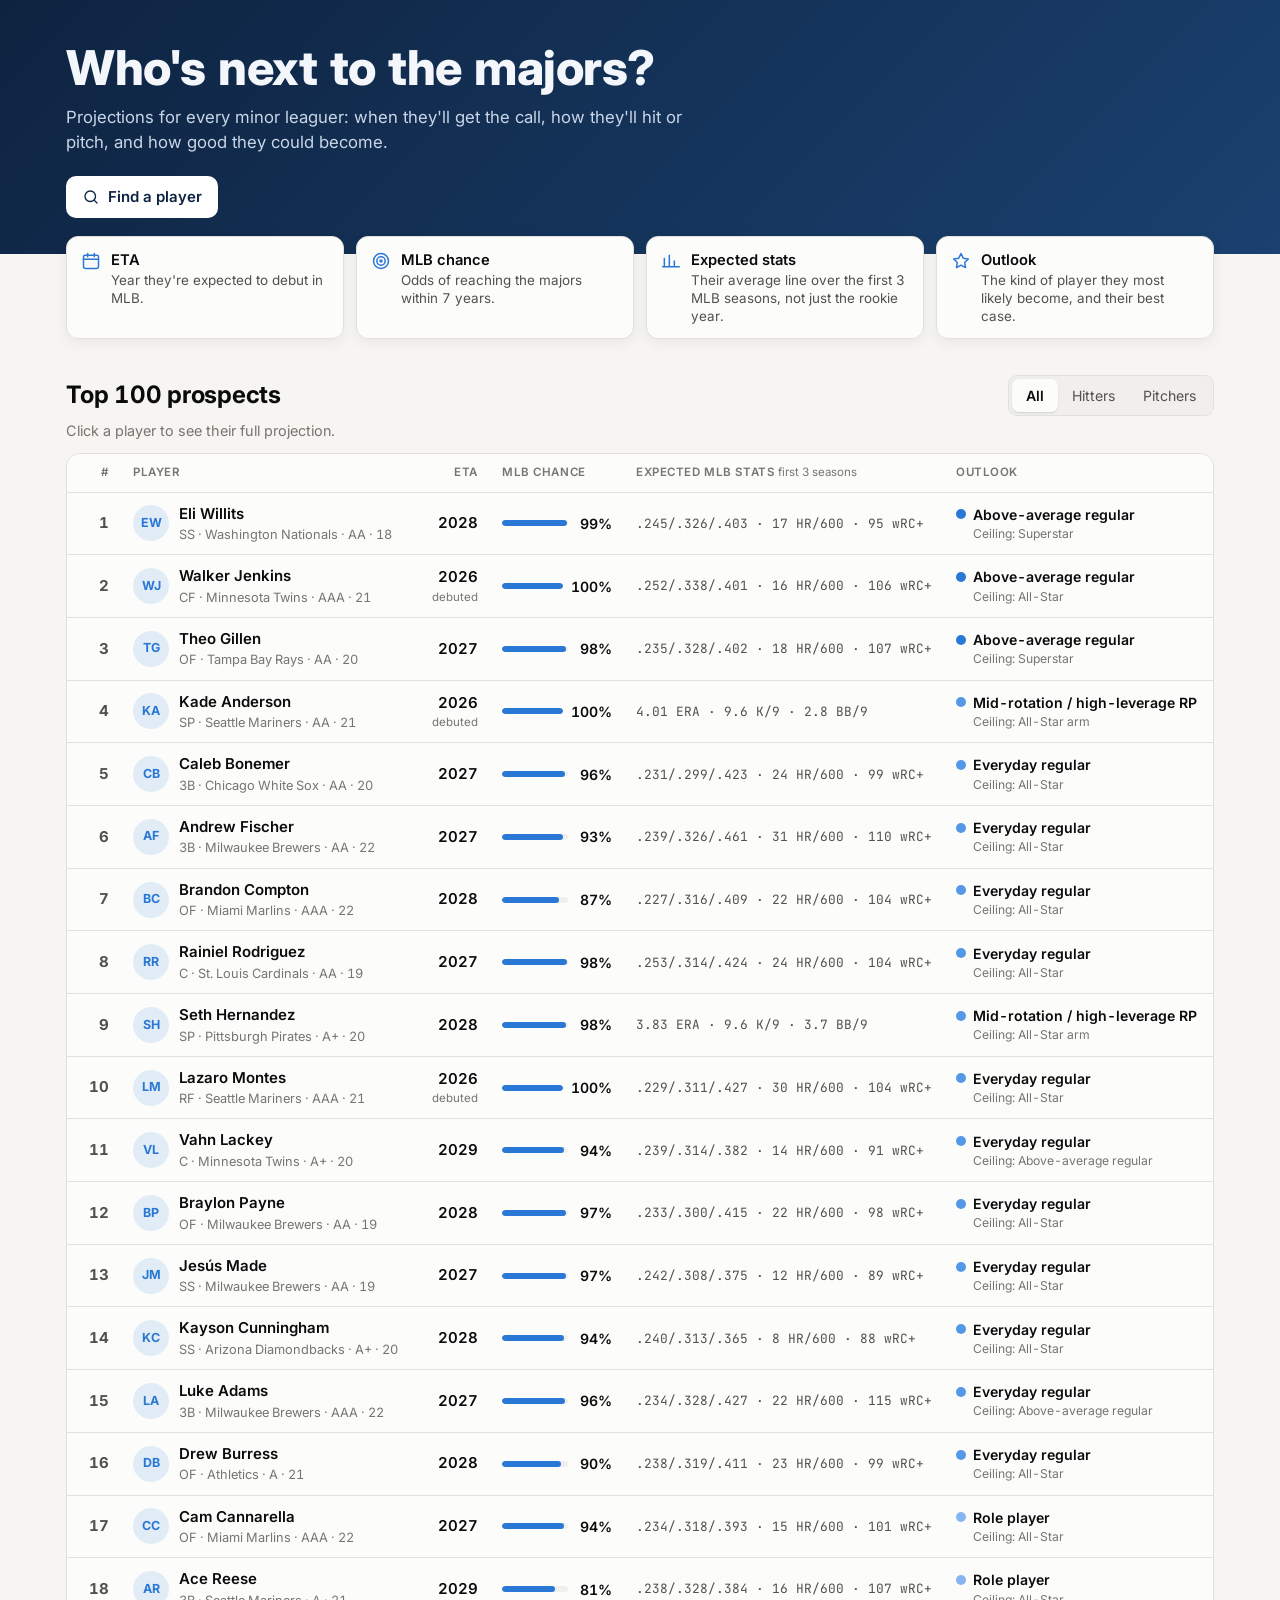
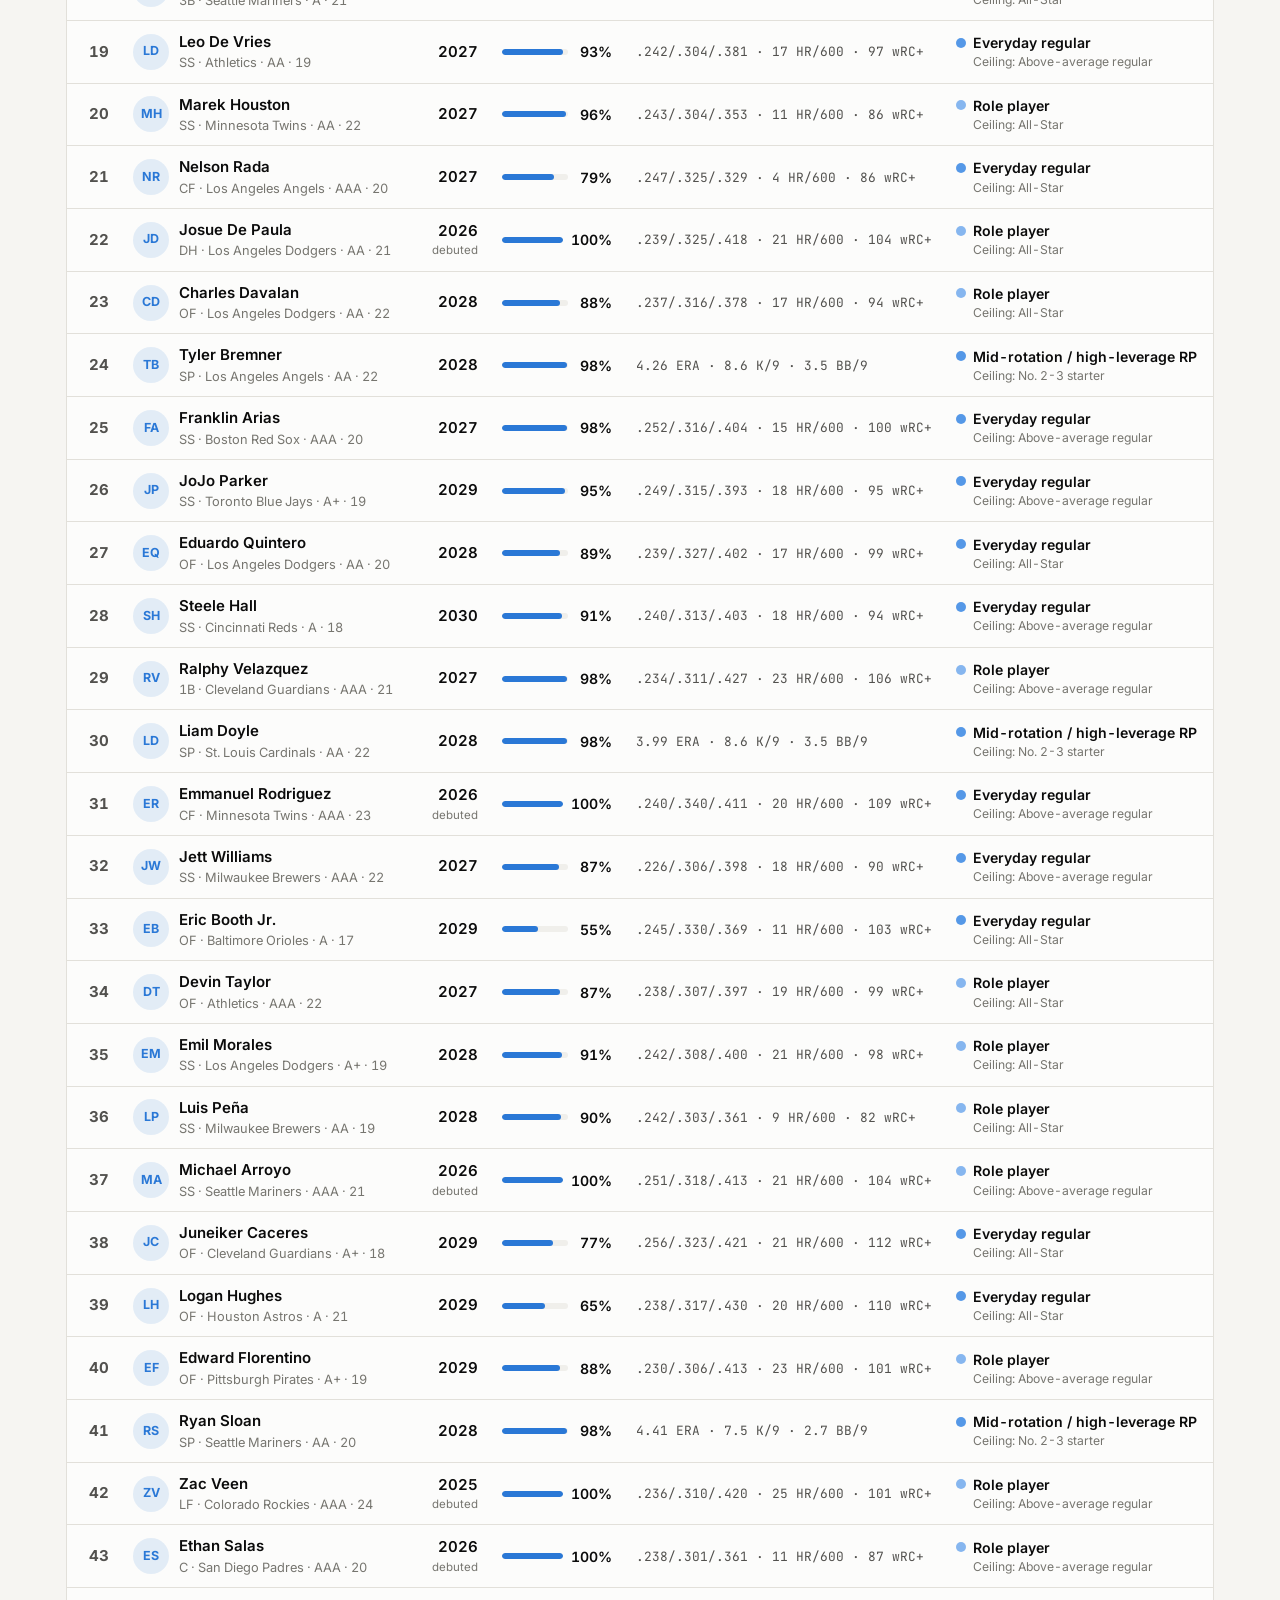
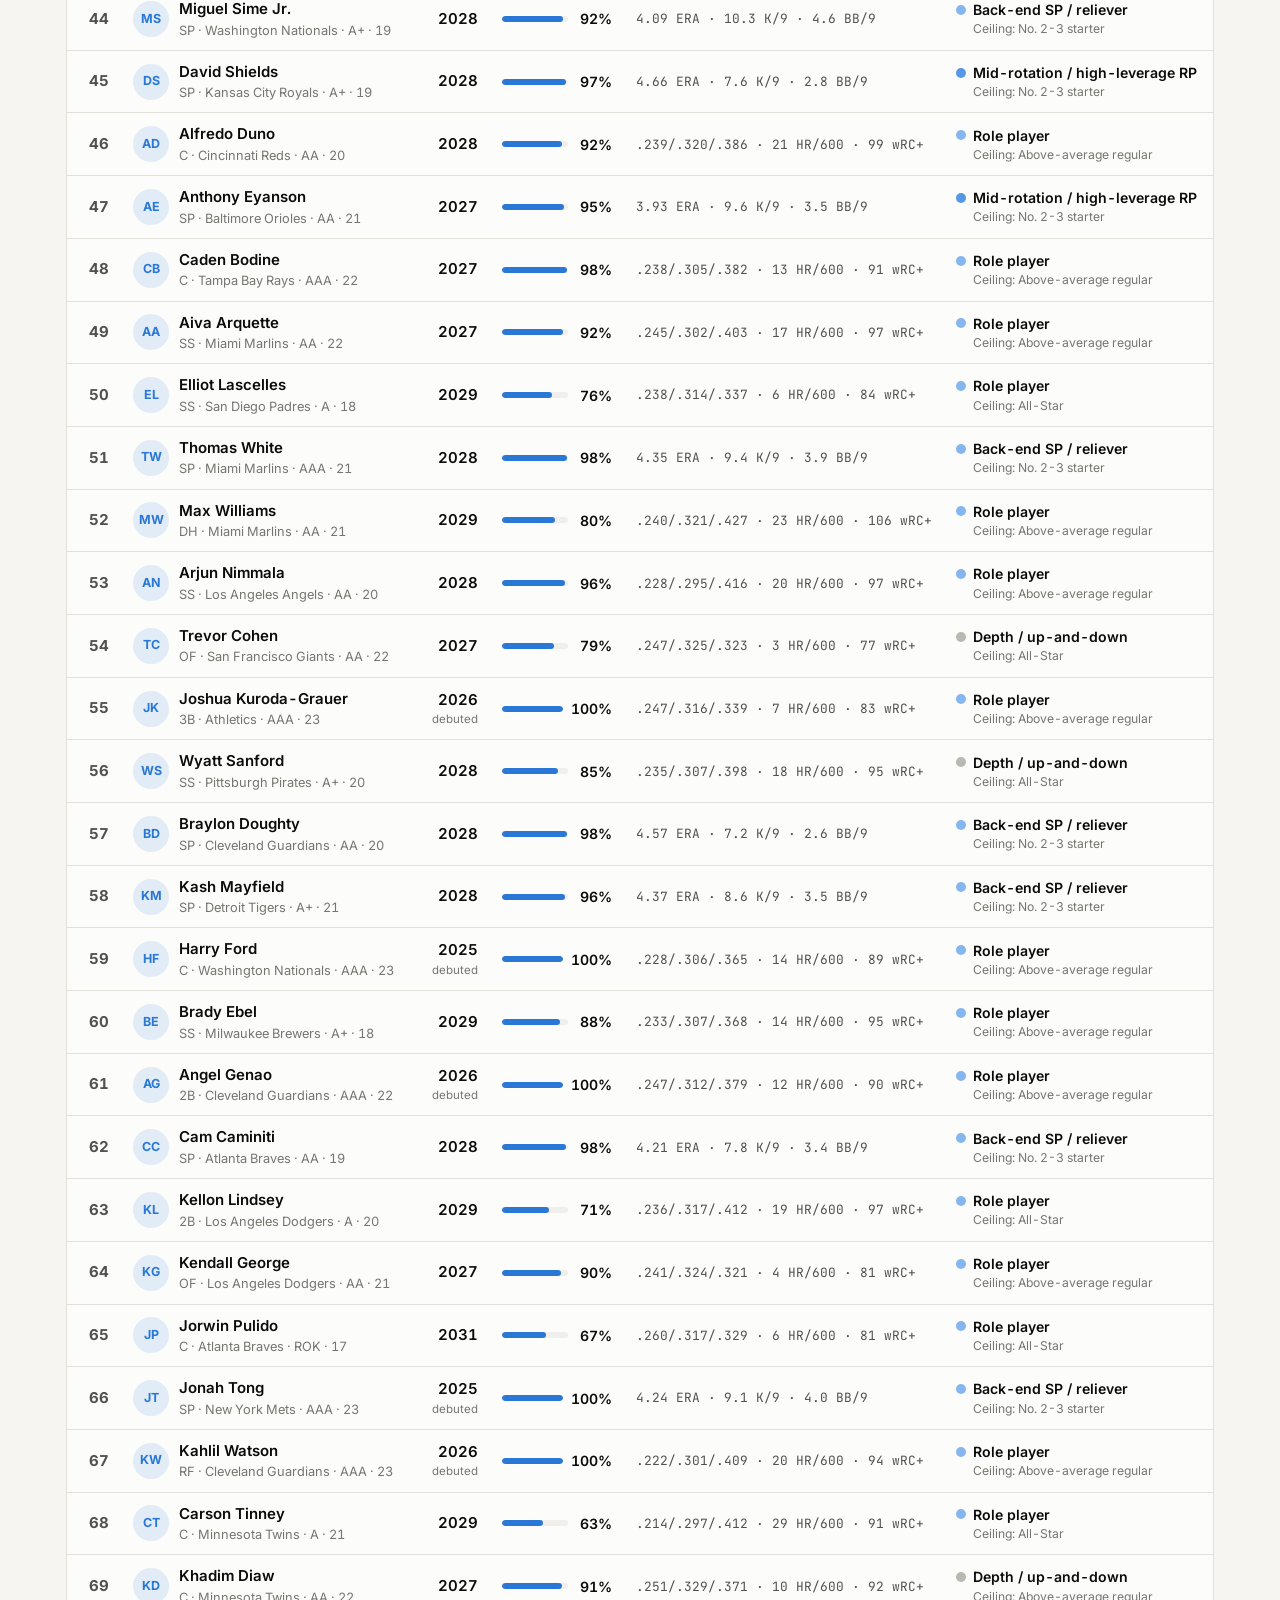
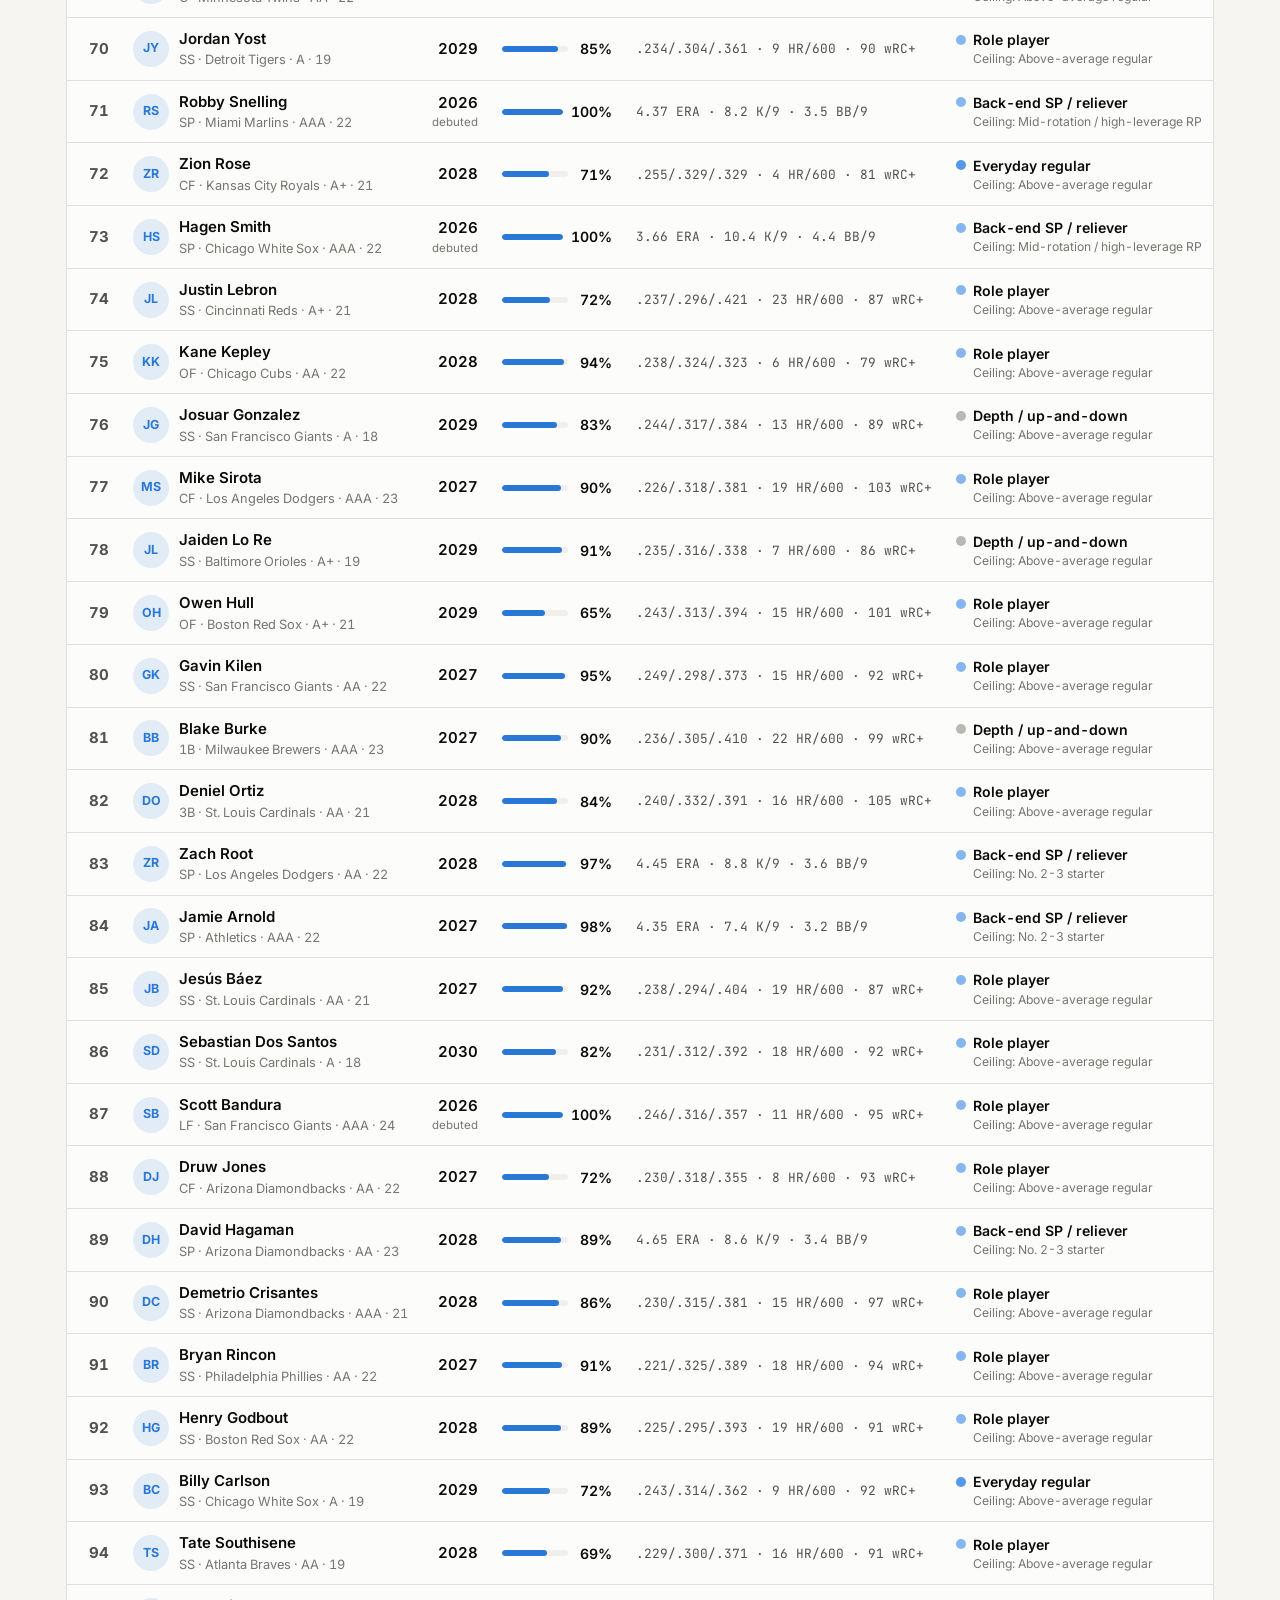
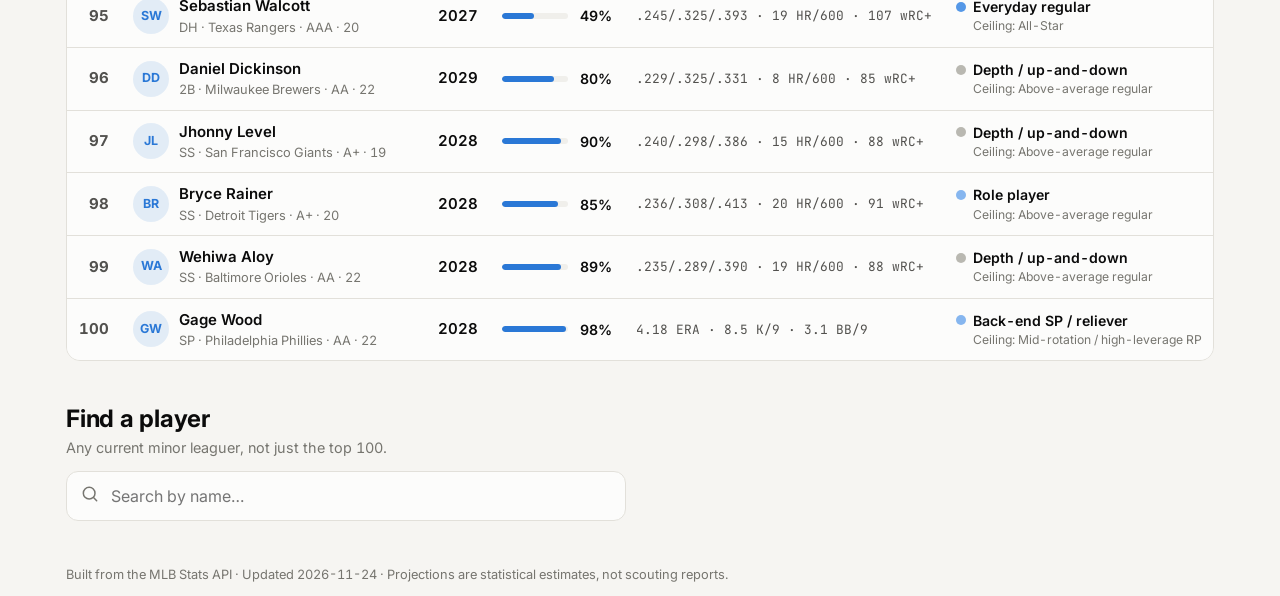
<file: index.html>
<!doctype html>
<html lang="en">
<head>
  <meta charset="utf-8">
  <meta name="viewport" content="width=device-width, initial-scale=1">
  <title>MiLB to MLB Projections</title>
  <meta name="description" content="When today's minor leaguers will reach the majors, how they'll play, and how good they could become.">
  <link rel="preconnect" href="https://fonts.googleapis.com">
  <link rel="preconnect" href="https://fonts.gstatic.com" crossorigin>
  <link href="https://fonts.googleapis.com/css2?family=Inter:wght@400;500;600;700;800&family=JetBrains+Mono:wght@400;500&display=swap" rel="stylesheet">
  <link rel="stylesheet" href="style.css?v=202611241949">
</head>
<body>
  <header class="hero">
    <div class="wrap">
      <h1>Who's next to the majors?</h1>
      <p class="lede">Projections for every minor leaguer: when they'll get the call, how they'll hit or pitch, and how good they could become.</p>
      <a class="btn" href="#finder">
        <svg viewBox="0 0 24 24" aria-hidden="true"><circle cx="11" cy="11" r="7"/><path d="m20 20-3.5-3.5"/></svg>
        Find a player
      </a>
    </div>
  </header>

  <main class="wrap">
    <section class="howto" aria-label="How to read the projections">
      <div class="how">
        <svg viewBox="0 0 24 24" aria-hidden="true"><rect x="3" y="5" width="18" height="16" rx="2"/><path d="M3 10h18M8 3v4M16 3v4"/></svg>
        <div><b>ETA</b><span>Year they're expected to debut in MLB.</span></div>
      </div>
      <div class="how">
        <svg viewBox="0 0 24 24" aria-hidden="true"><circle cx="12" cy="12" r="9"/><circle cx="12" cy="12" r="5"/><circle cx="12" cy="12" r="1.2"/></svg>
        <div><b>MLB chance</b><span>Odds of reaching the majors within 7 years.</span></div>
      </div>
      <div class="how">
        <svg viewBox="0 0 24 24" aria-hidden="true"><path d="M4 19V9M10 19V5M16 19v-7M22 19H2"/></svg>
        <div><b>Expected stats</b><span>Their average line over the first 3 MLB seasons, not just the rookie year.</span></div>
      </div>
      <div class="how">
        <svg viewBox="0 0 24 24" aria-hidden="true"><path d="m12 3 2.7 5.6 6.1.9-4.4 4.3 1 6.1L12 17l-5.4 2.9 1-6.1-4.4-4.3 6.1-.9z"/></svg>
        <div><b>Outlook</b><span>The kind of player they most likely become, and their best case.</span></div>
      </div>
    </section>

    <section id="top100" aria-labelledby="top-title">
      <div class="section-head">
        <h2 id="top-title">Top 100 prospects</h2>
        <div class="seg" role="group" aria-label="Filter by player type">
          <button class="on" data-filter="all">All</button>
          <button data-filter="H">Hitters</button>
          <button data-filter="P">Pitchers</button>
        </div>
      </div>
      <p class="hint">Click a player to see their full projection.</p>
      <div class="table-wrap">
        <table class="top" id="top-table">
          <thead>
            <tr>
              <th class="num">#</th>
              <th>Player</th>
              <th class="num">ETA</th>
              <th>MLB chance</th>
              <th class="hide-md">Expected MLB stats <span class="muted">first 3 seasons</span></th>
              <th>Outlook</th>
            </tr>
          </thead>
          <tbody></tbody>
        </table>
      </div>
      <p class="loading" id="loading">Loading…</p>
    </section>

    <section id="finder" aria-labelledby="find-title">
      <h2 id="find-title">Find a player</h2>
      <p class="hint">Any current minor leaguer, not just the top 100.</p>
      <div class="search">
        <svg viewBox="0 0 24 24" aria-hidden="true"><circle cx="11" cy="11" r="7"/><path d="m20 20-3.5-3.5"/></svg>
        <input id="q" type="search" placeholder="Search by name…" autocomplete="off" aria-label="Player name">
        <ul id="suggest" role="listbox"></ul>
      </div>
      <div id="card-slot"></div>
    </section>
  </main>

  <dialog id="sheet" aria-label="Player projection">
    <button id="sheet-close" class="close" aria-label="Close">
      <svg viewBox="0 0 24 24" aria-hidden="true"><path d="M6 6l12 12M18 6 6 18"/></svg>
    </button>
    <div id="sheet-body"></div>
  </dialog>

  <footer class="wrap">
    <p>Built from the MLB Stats API · Updated <span data-meta="generated"></span> · Projections are statistical estimates, not scouting reports.</p>
  </footer>

  <script src="app.js?v=202611241949"></script>
</body>
</html>
</file>
<file: style.css>
:root {
  color-scheme: light;
  --bg: #f6f5f2;
  --surface: #fcfcfb;
  --surface-2: #f0efeb;
  --line: #e2e0da;
  --text: #0b0b0b;
  --text-2: #52514e;
  --muted: #76756f;
  --accent: #2a78d6;
  --accent-soft: rgba(42, 120, 214, .12);
  --hero-1: #0e2340;
  --hero-2: #1a4170;
  /* outcome tiers: neutral for depth, then one blue ramp (validated ordinal ramp) */
  --t0: #b9b8b1; --t1: #86b6ef; --t2: #5598e7; --t3: #2a78d6; --t4: #1c5cab; --t5: #0d366b;
  --mono: "JetBrains Mono", ui-monospace, SFMono-Regular, Menlo, monospace;
}
@media (prefers-color-scheme: dark) {
  :root:not([data-theme="light"]) {
    color-scheme: dark;
    --bg: #121211; --surface: #1a1a19; --surface-2: #232321; --line: #2f2f2c;
    --text: #f0efec; --text-2: #c3c2b7; --muted: #8f8e86;
    --accent: #3987e5; --accent-soft: rgba(57, 135, 229, .18);
    --hero-1: #0b1626; --hero-2: #14305a;
    --t0: #5e5d58; --t1: #256abf; --t2: #3987e5; --t3: #6da7ec; --t4: #9ec5f4; --t5: #cde2fb;
  }
}
:root[data-theme="dark"] {
  color-scheme: dark;
  --bg: #121211; --surface: #1a1a19; --surface-2: #232321; --line: #2f2f2c;
  --text: #f0efec; --text-2: #c3c2b7; --muted: #8f8e86;
  --accent: #3987e5; --accent-soft: rgba(57, 135, 229, .18);
  --hero-1: #0b1626; --hero-2: #14305a;
  --t0: #5e5d58; --t1: #256abf; --t2: #3987e5; --t3: #6da7ec; --t4: #9ec5f4; --t5: #cde2fb;
}

* { box-sizing: border-box; }
html { -webkit-text-size-adjust: 100%; scroll-behavior: smooth; }
body {
  margin: 0; background: var(--bg); color: var(--text);
  font: 15px/1.5 Inter, system-ui, -apple-system, Segoe UI, sans-serif;
  font-feature-settings: "tnum" 1;
}
.wrap { max-width: 1180px; margin: 0 auto; padding: 0 16px; }
h1, h2, h3, h4 { line-height: 1.15; margin: 0; letter-spacing: -.01em; }
h2 { font-size: 1.5rem; }
b { font-weight: 600; }
.muted { color: var(--muted); font-weight: 400; }
.hint { color: var(--muted); margin: 4px 0 12px; font-size: .9rem; }
svg { width: 20px; height: 20px; fill: none; stroke: currentColor; stroke-width: 1.8; stroke-linecap: round; stroke-linejoin: round; flex: none; }

/* hero */
.hero { background: linear-gradient(135deg, var(--hero-1), var(--hero-2)); color: #f3f6fb; padding: 40px 0 36px; }
.hero h1 { font-size: clamp(2rem, 5vw, 3rem); font-weight: 800; }
.lede { color: #c9d6e8; margin: 10px 0 20px; font-size: 1.05rem; max-width: 640px; }
.btn { display: inline-flex; align-items: center; gap: 8px; background: #fff; color: #0e2340; font-weight: 600; text-decoration: none; padding: 10px 16px; border-radius: 10px; }
.btn:hover { background: #e8f0fb; }
.btn svg { width: 18px; height: 18px; }

/* how to read */
.howto { display: grid; grid-template-columns: repeat(4, minmax(0, 1fr)); gap: 12px; margin: -18px 0 36px; position: relative; }
.how { display: flex; gap: 10px; align-items: flex-start; background: var(--surface); border: 1px solid var(--line); border-radius: 12px; padding: 12px 14px; box-shadow: 0 4px 14px rgba(0,0,0,.06); }
.how svg { color: var(--accent); margin-top: 2px; }
.how b { display: block; font-size: .92rem; }
.how span { font-size: .84rem; color: var(--text-2); line-height: 1.35; display: block; }

section { margin-bottom: 44px; }
.section-head { display: flex; justify-content: space-between; align-items: center; gap: 16px; flex-wrap: wrap; }

/* filter */
.seg { display: inline-flex; background: var(--surface-2); border: 1px solid var(--line); border-radius: 9px; padding: 3px; }
.seg button { border: 0; background: transparent; color: var(--text-2); font: inherit; font-size: .88rem; padding: 6px 14px; border-radius: 7px; cursor: pointer; }
.seg button.on { background: var(--surface); color: var(--text); box-shadow: 0 1px 2px rgba(0,0,0,.12); font-weight: 600; }

/* top table */
.table-wrap { background: var(--surface); border: 1px solid var(--line); border-radius: 14px; overflow-x: auto; }
table { border-collapse: collapse; width: 100%; }
th, td { padding: 10px 12px; text-align: left; white-space: nowrap; vertical-align: middle; }
th { font-size: .72rem; text-transform: uppercase; letter-spacing: .05em; color: var(--muted); font-weight: 600; border-bottom: 1px solid var(--line); }
th .muted { text-transform: none; letter-spacing: 0; }
.num { text-align: right; }
table.top tbody tr.row { border-top: 1px solid var(--line); cursor: pointer; transition: background .12s; }
table.top tbody tr.row:hover, table.top tbody tr.row:focus-visible { background: var(--surface-2); outline: none; }
td.rank { font-weight: 700; color: var(--text-2); width: 32px; }
.who { display: flex; align-items: center; gap: 12px; }
.who.sm { gap: 10px; }
.face { border-radius: 50%; object-fit: cover; background: var(--surface-2); flex: none; display: inline-block; }
.face.ini { display: inline-flex; align-items: center; justify-content: center; font-weight: 700; font-size: .78rem; color: var(--accent); background: var(--accent-soft); }
.who:not(.sm) .face.ini { font-size: 1.2rem; }
.pname { font-weight: 600; }
.pmeta { font-size: .8rem; color: var(--muted); }
td.eta { font-weight: 600; }
td.eta small { display: block; font-weight: 400; font-size: .72rem; color: var(--muted); }
.meter { display: flex; align-items: center; gap: 8px; min-width: 110px; }
.mtrack { flex: 1; height: 6px; background: var(--surface-2); border-radius: 4px; overflow: hidden; min-width: 50px; }
.mfill { height: 100%; background: var(--accent); border-radius: 4px; }
.meter span { font-weight: 600; font-size: .88rem; min-width: 36px; text-align: right; }
.line { font-family: var(--mono); font-size: .8rem; color: var(--text-2); }
.outlook { display: flex; align-items: center; gap: 7px; font-weight: 600; font-size: .88rem; }
.ceil { display: block; color: var(--muted); font-size: .76rem; margin-left: 17px; }
.dot { width: 10px; height: 10px; border-radius: 50%; display: inline-block; flex: none; }
.dot.t0 { background: var(--t0); } .dot.t1 { background: var(--t1); } .dot.t2 { background: var(--t2); }
.dot.t3 { background: var(--t3); } .dot.t4 { background: var(--t4); } .dot.t5 { background: var(--t5); }
.loading { color: var(--muted); }

/* search */
.search { position: relative; max-width: 560px; margin: 0 0 18px; }
.search > svg { position: absolute; left: 14px; top: 13px; color: var(--muted); }
.search input { width: 100%; font: inherit; font-size: 1rem; padding: 12px 14px 12px 44px; border-radius: 12px; border: 1px solid var(--line); background: var(--surface); color: var(--text); }
.search input:focus { outline: 2px solid var(--accent); outline-offset: 1px; }
#suggest { list-style: none; margin: 4px 0 0; padding: 4px; position: absolute; left: 0; right: 0; z-index: 5; background: var(--surface); border: 1px solid var(--line); border-radius: 12px; box-shadow: 0 10px 28px rgba(0,0,0,.18); display: none; }
#suggest.show { display: block; }
#suggest li { padding: 7px 10px; border-radius: 8px; cursor: pointer; display: flex; align-items: center; gap: 10px; }
#suggest li.active, #suggest li:hover { background: var(--surface-2); }
#suggest .sname { font-weight: 600; }
#suggest .pmeta { margin-left: auto; white-space: nowrap; overflow: hidden; text-overflow: ellipsis; }

/* player card */
.card { background: var(--surface); border: 1px solid var(--line); border-radius: 14px; padding: 22px; }
#sheet .card { border: 0; border-radius: 0; background: transparent; padding: 26px; }
.card section { margin: 0; }
.card-head { display: flex; justify-content: space-between; gap: 16px; flex-wrap: wrap; align-items: center; }
.card h3 { font-size: 1.4rem; }
.chips { display: flex; gap: 8px; flex-wrap: wrap; }
.chip { background: var(--surface-2); border: 1px solid var(--line); border-radius: 10px; padding: 6px 12px; min-width: 86px; }
.chip .v { font-weight: 700; font-size: 1.1rem; }
.chip .l { font-size: .72rem; color: var(--muted); }
.summary { font-size: 1rem; line-height: 1.55; color: var(--text-2); background: var(--accent-soft); border-radius: 10px; padding: 12px 14px; margin: 16px 0 4px; }
.summary b { color: var(--text); }
.grid { display: grid; grid-template-columns: minmax(0, 1.15fr) minmax(0, 1fr); gap: 28px; margin-top: 20px; }
.card h4 { margin: 0 0 6px; font-size: .78rem; text-transform: uppercase; letter-spacing: .06em; color: var(--muted); }
.card h4 .muted { text-transform: none; letter-spacing: 0; }
.explain { font-size: .86rem; color: var(--text-2); margin: 0 0 12px; }
.note { font-size: .76rem; color: var(--muted); margin: 10px 0 0; }

/* career outlook ladder */
.ladder { display: grid; gap: 4px; }
.lrow { display: grid; grid-template-columns: minmax(150px, 230px) minmax(60px, 1fr) 42px; align-items: center; gap: 12px; padding: 6px 8px; border-radius: 8px; }
.lrow.exp { background: var(--accent-soft); }
.lname span { display: flex; flex-wrap: wrap; align-items: center; gap: 4px 6px; font-size: .86rem; font-weight: 600; line-height: 1.2; }
.lname small { font-size: .72rem; color: var(--muted); }
.ltrack { height: 12px; background: var(--surface-2); border-radius: 4px; overflow: hidden; }
.lbar { height: 100%; border-radius: 4px; }
.t0 .lbar { background: var(--t0); } .t1 .lbar { background: var(--t1); } .t2 .lbar { background: var(--t2); }
.t3 .lbar { background: var(--t3); } .t4 .lbar { background: var(--t4); } .t5 .lbar { background: var(--t5); }
.lpct { font-weight: 700; font-size: .86rem; text-align: right; }
.tagx { font-size: .68rem; font-weight: 600; padding: 2px 7px; border-radius: 999px; border: 1px solid var(--line); color: var(--text-2); background: var(--surface); white-space: nowrap; }
.tagx.expected { background: var(--accent); border-color: var(--accent); color: #fff; }

/* stats table */
.proj td, .proj th { padding: 6px 8px; }
.proj td:not(:first-child), .proj th:not(:first-child) { text-align: right; font-family: var(--mono); }
.proj td.exp { font-weight: 600; color: var(--text); }
.proj tbody tr { border-top: 1px solid var(--line); }
.proj td:first-child { color: var(--text-2); }

/* comps + history */
.comps-wrap { margin-top: 24px !important; }
.comps { margin: 0; padding: 0; list-style: none; display: grid; grid-template-columns: repeat(3, minmax(0, 1fr)); gap: 10px; }
.comps li { display: flex; gap: 10px; align-items: flex-start; background: var(--surface-2); border-radius: 10px; padding: 10px 12px; }
.comps .dot { margin-top: 5px; }
.comps small { display: block; color: var(--muted); font-size: .78rem; line-height: 1.35; }
.card > section:last-child { margin-top: 24px; }
.hist-wrap { overflow-x: auto; margin-top: 6px; }
.hist th, .hist td { padding: 5px 8px; font-size: .8rem; }
.hist td { font-family: var(--mono); }
.hist td.t { font-family: inherit; max-width: 180px; overflow: hidden; text-overflow: ellipsis; }
.hist tbody tr { border-top: 1px solid var(--line); }

footer { color: var(--muted); font-size: .8rem; padding-bottom: 40px; }

/* player pop-up */
#sheet { width: min(1100px, calc(100% - 24px)); max-height: calc(100% - 24px); padding: 0; border: 1px solid var(--line); border-radius: 16px; background: var(--surface); color: var(--text); box-shadow: 0 24px 60px rgba(0,0,0,.35); overflow-y: auto; }
#sheet::backdrop { background: rgba(10, 16, 28, .55); }
.close { position: sticky; top: 12px; float: right; margin: 12px 12px 0 0; z-index: 2; width: 36px; height: 36px; border-radius: 50%; border: 1px solid var(--line); background: var(--surface); color: var(--text-2); display: inline-flex; align-items: center; justify-content: center; cursor: pointer; }
.close:hover { background: var(--surface-2); color: var(--text); }
#sheet .card-head { padding-right: 44px; }

@media (max-width: 980px) {
  .hide-md { display: none; }
  .howto { grid-template-columns: repeat(2, minmax(0, 1fr)); }
  .grid { grid-template-columns: minmax(0, 1fr); }
  .comps { grid-template-columns: minmax(0, 1fr); }
}
@media (max-width: 600px) {
  .howto { grid-template-columns: minmax(0, 1fr); gap: 8px; }
  .how { padding: 10px 12px; }
  table.top thead { display: none; }
  table.top, table.top tbody { display: block; }
  table.top tbody tr.row { display: grid; grid-template-columns: 26px minmax(0, 1fr) auto; grid-template-areas: "rank pl eta" "rank ol ch"; column-gap: 10px; row-gap: 6px; padding: 12px 12px 12px 8px; }
  table.top td { display: block; padding: 0; white-space: normal; }
  table.top td.hide-md { display: none; }
  td.rank { grid-area: rank; text-align: right; padding-top: 8px !important; }
  td.pl { grid-area: pl; min-width: 0; }
  td.eta { grid-area: eta; }
  td.eta::after { content: "ETA"; display: block; font-size: .68rem; font-weight: 400; color: var(--muted); text-align: right; }
  td.eta small { display: none; }
  td.ol { grid-area: ol; }
  td.ch { grid-area: ch; align-self: start; }
  .meter { min-width: 0; justify-content: flex-end; }
  .mtrack { display: none; }
  .meter span::after { content: " MLB"; font-weight: 400; font-size: .72rem; color: var(--muted); }
  .pmeta { white-space: normal; }
  #sheet { width: 100%; max-width: 100%; max-height: 92%; margin: auto 0 0; border-radius: 16px 16px 0 0; }
  #sheet .card { padding: 16px; }
  .card h3 { font-size: 1.2rem; }
  .lrow { grid-template-columns: minmax(0, 1fr) 72px 40px; gap: 8px; padding: 6px; }
}
</file>
